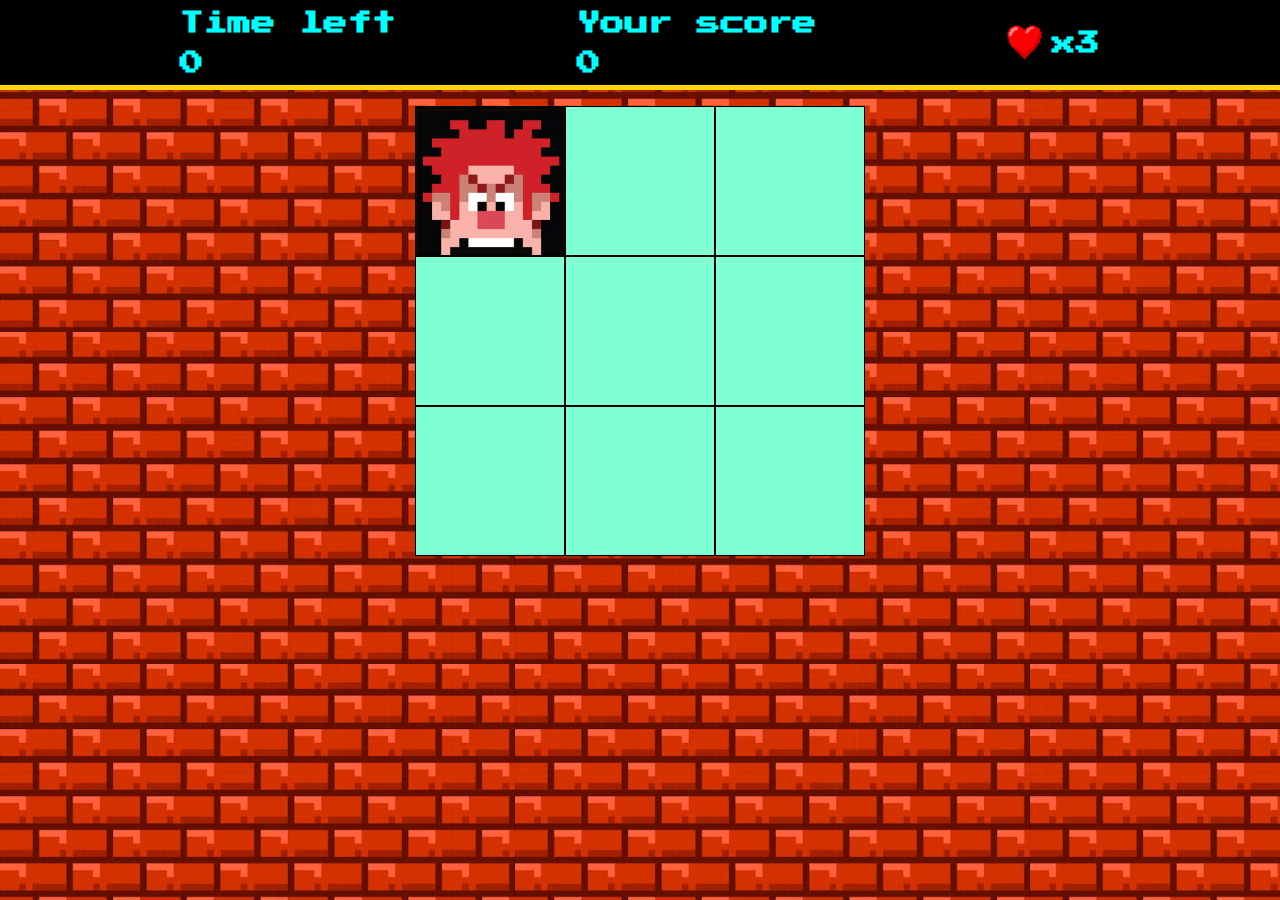
<file: index.html>
<!DOCTYPE html>
<html lang="pt-br">
<head>
    <meta charset="UTF-8">
    <meta name="viewport" content="width=device-width, initial-scale=1.0">
    <link rel="stylesheet" href="./src/styles/reset.css">
    <link rel="stylesheet" href="./src/styles/main.css">
    <title>Detona Ralph</title>

    <link rel="preconnect" href="https://fonts.googleapis.com">
    <link rel="preconnect" href="https://fonts.gstatic.com" crossorigin>
    <link href="https://fonts.googleapis.com/css2?family=Press+Start+2P&display=swap" rel="stylesheet">

</head>
<body>
    <div class="container">
        <div class="menu">
            <div class="menu-time">
                <h2>Time left</h2>
                <h2>0</h2>
            </div>
            <div class="menu-score">
                <h2>Your score</h2>
                <h2>0</h2>
            </div>
            <div class="menu-lives">
                <img src="./src/images/heart.png" alt="lives" height="55px"/>
                <h2>x3</h2>
            </div>
        </div>

        <div class="panel">
            <div class="panel-row">
                <div class="square enemy" id="1"></div>
                <div class="square" id="2"></div>
                <div class="square" id="3"></div>
            </div>

            <div class="panel-row">
                <div class="square" id="4"></div>
                <div class="square" id="5"></div>
                <div class="square" id="6"></div>
            </div>

            <div class="panel-row">
                <div class="square" id="7"></div>
                <div class="square" id="8"></div>
                <div class="square" id="9"></div>
            </div>
        </div>
    </div>


    <script defer src="./src/scripts/engine.js"></script>
</body>
</html>
</file>
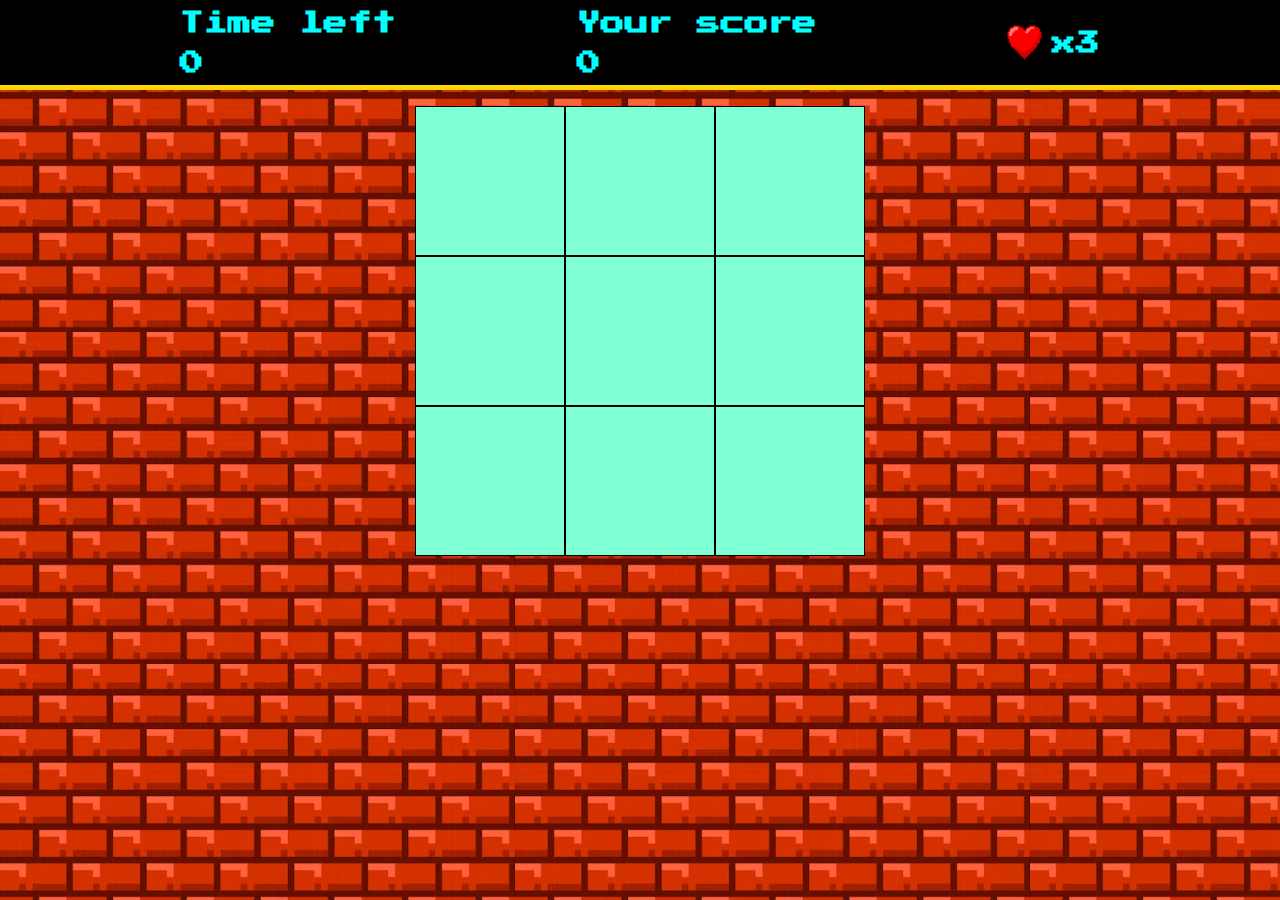
<file: Detona Ralph/index.html>
<!DOCTYPE html>
<html lang="pt-br">
<head>
    <meta charset="UTF-8">
    <meta name="viewport" content="width=device-width, initial-scale=1.0">
    <link rel="stylesheet" href="./src/styles/reset.css">
    <link rel="stylesheet" href="./src/styles/main.css">
    <title>Detona Ralph</title>

    <link rel="preconnect" href="https://fonts.googleapis.com">
    <link rel="preconnect" href="https://fonts.gstatic.com" crossorigin>
    <link href="https://fonts.googleapis.com/css2?family=Press+Start+2P&display=swap" rel="stylesheet">

</head>
<body>
    <div class="container">
        <div class="menu">
            <div class="menu-time">
                <h2>Time left</h2>
                <h2 id="time-left">0</h2>
            </div>
            <div class="menu-score">
                <h2>Your score</h2>
                <h2 id="score">0</h2>
            </div>
            <div class="menu-lives">
                <img src="./src/images/heart.png" alt="lives" height="55px"/>
                <h2>x3</h2>
            </div>
        </div>

        <div class="panel">
            <div class="panel-row">
                <div class="square" id="1"></div>
                <div class="square" id="2"></div>
                <div class="square" id="3"></div>
            </div>

            <div class="panel-row">
                <div class="square" id="4"></div>
                <div class="square" id="5"></div>
                <div class="square" id="6"></div>
            </div>

            <div class="panel-row">
                <div class="square" id="7"></div>
                <div class="square" id="8"></div>
                <div class="square" id="9"></div>
            </div>
        </div>
    </div>


    <script defer src="./src/scripts/engine.js"></script>
</body>
</html>
</file>
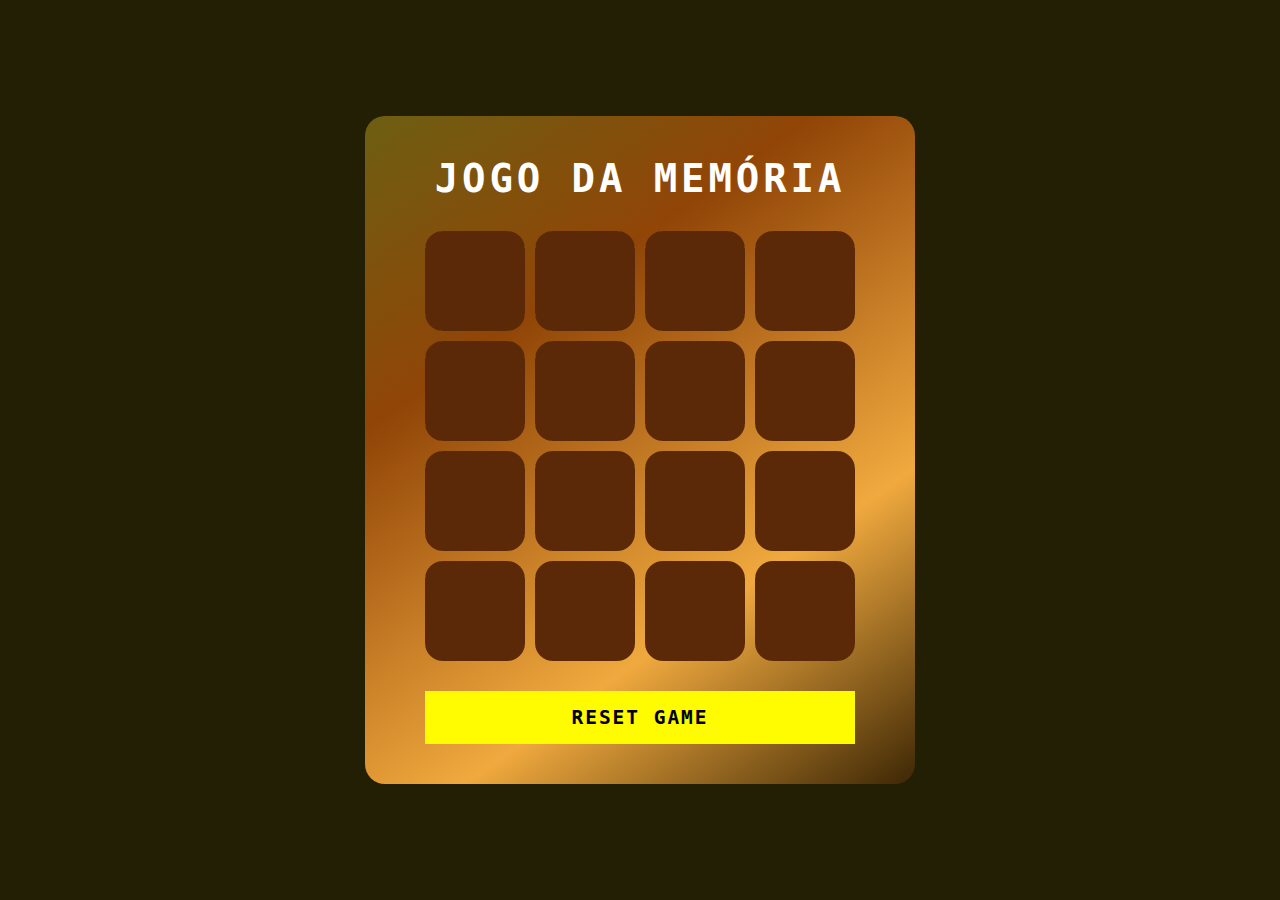
<file: Jogo da memória/index.html>
<!DOCTYPE html>
<html lang="pt-br">
<head>
    <meta charset="UTF-8">
    <meta name="viewport" content="width=device-width, initial-scale=1.0">
    <link rel="stylesheet" href="./src/style/main.css">
    <link rel="stylesheet" href="./src/style/reset.css">
    <title>Jogo da memória</title>
</head>
<body>
    <div class="container">
        <h2>JOGO DA MEMÓRIA</h2>
        <div class="game"></div>
        <button class="reset" onclick="window.location.reload()">
            RESET GAME
        </button>
    </div>


    <script src="./src/script/engine.js" defer></script>
</body>
</html>
</file>
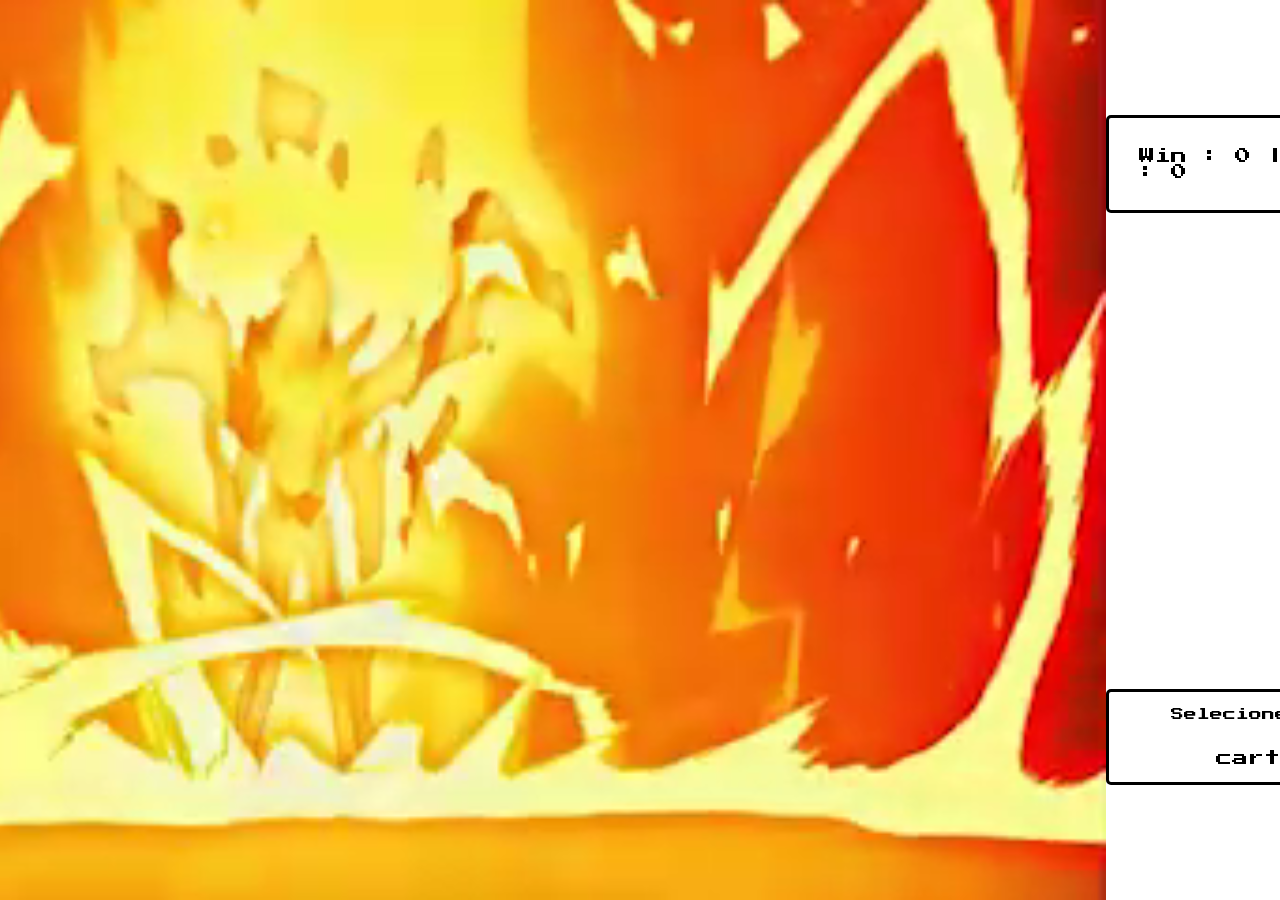
<file: Jogo de Cartas do Yu-Gi-Oh/index.html>
<!DOCTYPE html>
<html lang="pt-br">
<head>
    <meta charset="UTF-8">
    <meta name="viewport" content="width=device-width, initial-scale=1.0">

    <!-- CSS RESET E MAIN -->
    <link rel="stylesheet" href="./src/style/reset.css">
    <link rel="stylesheet" href="./src/style/main.css">

    <!-- FRAMEWORK RPGUI -->
    <link rel="stylesheet" href="./src/style/buttons.css">
    <link rel="stylesheet" href="./src/style/containers_and_frames.css">

    <!-- FONTES GOOGLE -->
    <link rel="preconnect" href="https://fonts.googleapis.com">
    <link rel="preconnect" href="https://fonts.gstatic.com" crossorigin>
    <link href="https://fonts.googleapis.com/css2?family=Press+Start+2P&display=swap" rel="stylesheet">

    <!-- FAVICON -->
    <link rel="shortcut icon" href="./src/assets/favicon/Favicon.ico" type="image/x-icon">
    <title>Yu-Gi-Oh Jo-Ken-Po Edition</title>
</head>
<body>
    <audio id="bgm" loop>
        <source src="./src/assets/audios/egyptian_duel.mp3" type="audio/mp3" />
    </audio>
    <div class="bg-video">
        <video class="video" autoplay loop muted>
            <source src="./src/assets/video/yugi.mp4" type="video/mp4"/>
        </video>
        <div class="container">

            <div class="container__left framed-golden-2">

                <div class="score_box frame">
                    <span id="score_points">Win : 0 | Lose : 0</span>
                </div>

                <div class="menu_avatar">
                    <img id="card-image">
                </div>

                <div class="card_details frame">
                    <p id="card-name">Selecione uma</p>
                    <p id="card-type">carta</p>
                </div>
            </div>

            <div class="container__right">

                <div class="card-box__container">

                    <div class="card-box framed" id="computer-cards">

                    </div>

                    <div class="card-versus__container">

                        <div class="versus-top">

                            <div class="card-infield">
                                <img id="player-field-card" height="180px" width="125px">
                            </div>

                            <img src="./src/assets/icons/millenium2.png" height="100px">

                            <div class="card-infield">
                                <img id="computer-field-card" height="180px" width="125px">
                            </div>
                        </div>

                        <div class="versus-bottom">
                            <button id="next-duel" class="rpgui-button" onclick="resetDuel()">GANHOU</button>
                        </div>
                    </div>

                    <div class="card-box framed" id="player-cards">

                    </div>
                </div>
    
            </div>

            
        </div>
    </div>
    


    <script src="./src/script/engine.js" defer></script>
</body>
</html>
</file>
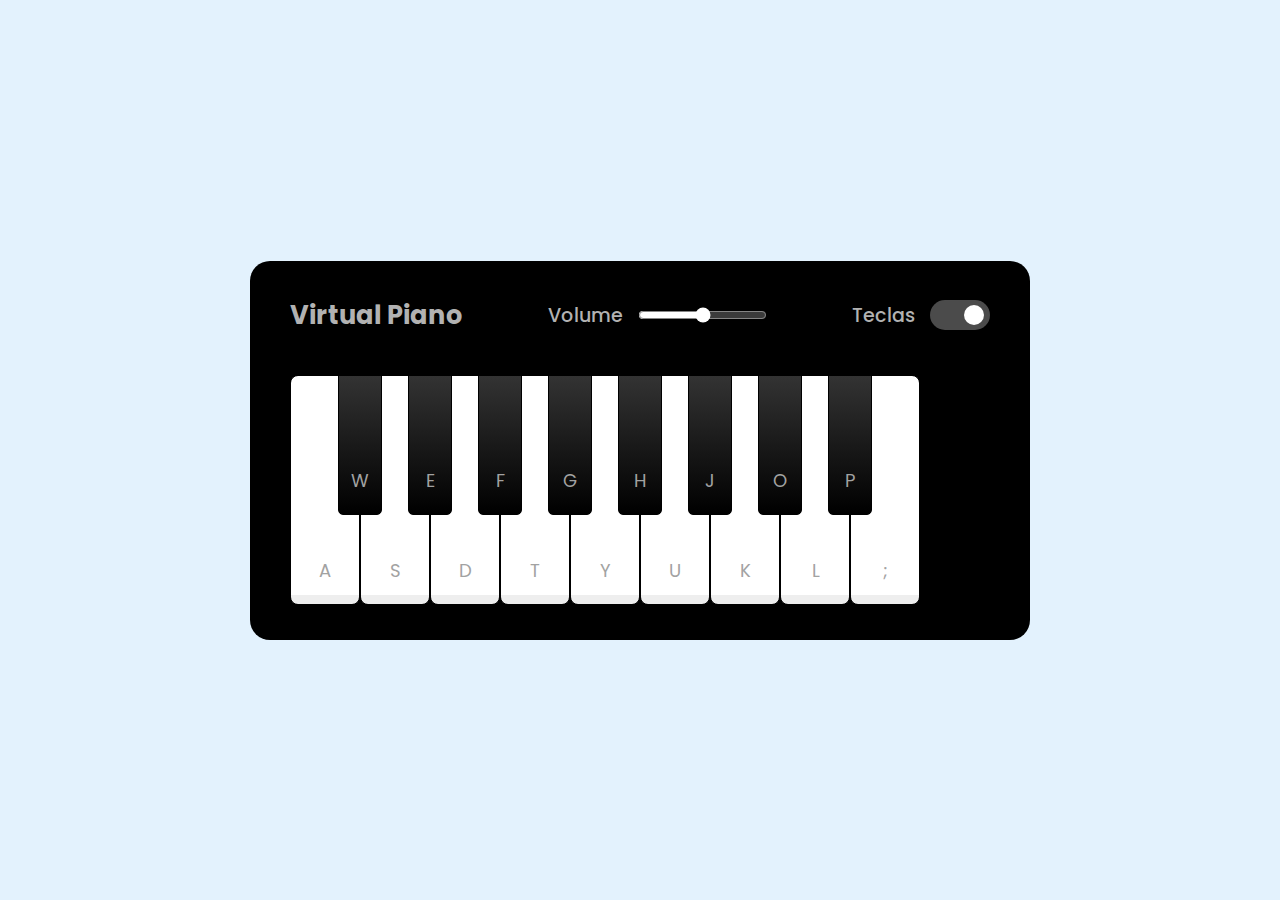
<file: Simulador de Piano/index.html>
<!DOCTYPE html>
<html lang="pt-br">
<head>
    <meta charset="UTF-8">
    <meta name="viewport" content="width=device-width, initial-scale=1.0">

    <!-- FONTES -->
    <link rel="preconnect" href="https://fonts.googleapis.com">
    <link rel="preconnect" href="https://fonts.gstatic.com" crossorigin>
    <link href="https://fonts.googleapis.com/css2?family=Poppins:ital,wght@0,200;0,400;0,700;1,200;1,400;1,700&display=swap" rel="stylesheet">

    <!-- CSS -->
    <link rel="stylesheet" href="./src/style/main.css">
    <link rel="stylesheet" href="./src/style/reset.css">

    <title>Simulador de Piano</title>
</head>
<body>
    <div class="container">
        <header>
            <h2>Virtual Piano</h2>
            <div class="column volume-slider">
                <span>Volume</span> <input type="range" min="0" max="1" value="0.5" step="any">
            </div>
            <div class="column keys-check">
                <span>Teclas</span> <input type="checkbox" checked>
            </div>
        </header>
        <ul class="piano-keys">
            <li class="key white" data-key="a"><span>a</span></li>
            <li class="key black" data-key="w"><span>w</span></li>
            <li class="key white" data-key="s"><span>s</span></li>
            <li class="key black" data-key="e"><span>e</span></li>
            <li class="key white" data-key="d"><span>d</span></li>
            <li class="key black" data-key="f"><span>f</span></li>
            <li class="key white" data-key="t"><span>t</span></li>
            <li class="key black" data-key="g"><span>g</span></li>
            <li class="key white" data-key="y"><span>y</span></li>
            <li class="key black" data-key="h"><span>h</span></li>
            <li class="key white" data-key="u"><span>u</span></li>
            <li class="key black" data-key="j"><span>j</span></li>
            <li class="key white" data-key="k"><span>k</span></li>
            <li class="key black" data-key="o"><span>o</span></li>
            <li class="key white" data-key="l"><span>l</span></li>
            <li class="key black" data-key="p"><span>p</span></li>
            <li class="key white" data-key=";"><span>;</span></li>
        </ul>
    </div>

    <script src="./src/script/engine.js"></script>
</body>
</html>
</file>
<file: src/styles/main.css>
.container{
    display: flex;
    flex-direction: column;
    height: 100vh;
    background-image: url(../images/wall.png);
}

.menu{
    display: flex;
    justify-content: space-evenly;
    align-items: center;
    height: 90px;
    width: 100%;
    background-color: #000;
    color: aqua;
    border-bottom: 5px solid #ffd700;
}

.menu-lives{
    display: flex;
    align-items: center;
    justify-content: center;
}

.menu-time h2:nth-child(2),
.menu-score h2:nth-child(2){
    margin-top: 1rem;
}

.panel{
    margin-top: 1rem;
    display: flex;
    align-items: center;
    justify-content: center;
}

.square{
    height: 150px;
    width: 150px;
    border: 1px solid #000;
    background-color: aquamarine;
}

.enemy{
    background-image: url(../images/ralph.png);
    background-size: cover;
    
}
</file>
<file: Detona Ralph/src/styles/main.css>
.container{
    display: flex;
    flex-direction: column;
    height: 100vh;
    background-image: url(../images/wall.png);
}

.menu{
    display: flex;
    justify-content: space-evenly;
    align-items: center;
    height: 90px;
    width: 100%;
    background-color: #000;
    color: aqua;
    border-bottom: 5px solid #ffd700;
}

.menu-lives{
    display: flex;
    align-items: center;
    justify-content: center;
}

.menu-time h2:nth-child(2),
.menu-score h2:nth-child(2){
    margin-top: 1rem;
}

.panel{
    margin-top: 1rem;
    display: flex;
    align-items: center;
    justify-content: center;
}

.square{
    height: 150px;
    width: 150px;
    border: 1px solid #000;
    background-color: aquamarine;
}

.enemy{
    background-image: url(../images/ralph.png);
    background-size: cover;
    
}
</file>
<file: Jogo da memória/src/style/main.css>
body{
    display: flex;
    align-items: center;
    justify-content: center;
    min-height: 100vh;
    background: #221f05;
    user-select: none;
}

.container{
    display: flex;
    flex-direction: column;
    align-items: center;
    justify-content: center;
    gap: 30px;
    background: linear-gradient(
        325deg,
        #3d2705 0%,
        #f0a93e 30%,
        #914507 70%,
        #6d5f12 100% );
    padding: 40px 60px;
    border-radius: 20px;
        
}

h2{
    font-size: 3em;
    color: #fff;
    text-transform: uppercase;
    letter-spacing: 0.1em;
}

.reset{
    padding: 15px 20px;
    width: 100%;
    color: #000;
    background-color: #fffb00;
    border: none;
    font-size: 1.5em;
    letter-spacing: 0.1em;
    text-transform: uppercase;
    cursor: pointer;
    font-weight: 600;
}

.reset:focus{
    color: #fffb00;
    background-color: #000;
}

.game{
    width: 430px;
    height: 430px;
    display: flex;
    flex-wrap: wrap;
    gap: 10px;
    transform-style: preserve-3d;
    perspective: 500px;
}

.item{
    position: relative;
    width: 100px;
    height: 100px;
    border-radius: 20px;
    display: flex;
    align-items: center;
    justify-content: center;
    background-color: #fffb00;
    font-size: 3em;
    transform: rotateY(180deg);
    transition: 0.25s;
}

.item::after{
    content: "";
    position: absolute;
    inset: 0;
    border-radius: 18px;
    background: #5c2908;
    transition: 0.25s;
    transform: rotateY(0deg);
    backface-visibility: hidden;
}

.item.boxOpen{
    transform: rotateY(0deg);
}

.boxOpen::after,
.boxMatch::after{
    transform: rotateY(180deg);
}
</file>
<file: Jogo de Cartas do Yu-Gi-Oh/src/style/main.css>
body{
    cursor: url("../assets/cursor/cursor.cur"), default;
}

button,
a,
img:hover,
button:hover,
a:hover{
    cursor: url("../assets/cursor/cursor.cur"), auto;
}

.bg-video{
    position: absolute;
    z-index: -2;
    width: 100vw;
    height: 100vh;
    overflow: hidden;
    display: flex;
    justify-content: center;
}

.bg-video .video{
    height: 100vh;
}

.bg-video::after{
    content: "";
    position: absolute;
    top: 0;
    left: 0;
    height: 100vh;
    width: 100vw;
    background: linear-gradient(
        90deg,
        rgba(0, 0, 0, 1) 0%,
        rgba(0, 0, 0, 0.8) 50%,
        rgba(0, 0, 0, 1) 100%,
    )
}

.container{
    position: relative;
    z-index: 3;
    display: flex;
    height: 100vh;
}

.container__left{
    width: 35%;
    min-width: 300px;
    display: flex;
    flex-direction: column;
    align-items: center;
    justify-content: space-around;
}

.container__right{
    width: 65%;
}

.score_box{
    background-color: #fff;
    padding: 30px;
}

.frame{
    border: 3px solid #000;
    border-radius: 5px;
}

.card_details{
    background-color: #fff;
    padding: 1rem;
    display: flex;
    flex-direction: column;
    align-items: center;
    justify-content: space-between;
    height: 6rem;
    width: 100%;
}

#card-name{
    font-size: 0.8rem;
}

#card-type{
    font-size: 1rem;
}

.card-box__container{
    height: 100vh;
    display: flex;
    flex-direction: column;
    justify-content: space-between;
    padding: 0.3rem;
}

.card-versus__container{ 
    display: flex;
    flex-direction: column;
    align-content: center;
    justify-items: center;
    padding-top: 0.1rem;
    height: 300px;
}

.versus-top,
.versus-bottom{
    display: flex;
    align-items: center;
    justify-content: center;
}

.versus-bottom{
    margin-top: 1rem;
}

#next-duel{
    display: none;
}

.card-box{
    height: 9rem;
    width: 100%;
    display: flex;
    flex-direction: row;
    align-items: center;
    justify-content: space-around;
}

.card-infield{
    height: 11.2rem;
    width: 8rem;
    border-radius: 8px;
    border: 1px solid #fff;
}

.card{
    transition: transform 0.2s;
}

.card:hover{
    transform: scale(1.2);
}

.debug{
    border: 1px solid red;
}
</file>
<file: Jogo de Cartas do Yu-Gi-Oh/src/style/buttons.css>
/**
* Styling for buttons
*/

/* button style */
.rpgui-button {

	/* hide button default stuff */
	background-color: Transparent;
    background-repeat:no-repeat;
    border: none;
    overflow: hidden;
    outline:none;

	/* background */
	background: url("img/button.png") no-repeat no-repeat;
	background-clip: padding-box;
	background-origin: padding-box;
	background-position: center;
	background-size: 100% 100%;

	/* font size */
	font-size: 1.0em;

	/* default size and display */
    max-width: 100%;
    min-width: 140px;
    height: 60px;
    display: inline-block;

    /* padding */
    padding-left: 35px;
    padding-right: 35px;
}

/* button hover */
.rpgui-button.hover,
.rpgui-button:hover {

	background-image: url("img/button-hover.png");

}

/* button clicked */
.rpgui-button.down,
.rpgui-button:active {

	background-image: url("img/button-down.png");
}

/* golden button stuff */
.rpgui-button.golden p
{
    display: inline-block
}

/* golden button style */
.rpgui-button.golden {

	/* hide button default stuff */
	background-color: Transparent;
    background-repeat:no-repeat;
    border: none;
    overflow: hidden;
    outline:none;

	/* background */
	background: url("img/button-golden.png") no-repeat no-repeat;
	background-clip: padding-box;
	background-origin: padding-box;
	background-position: center;
	background-size: 100% 80%;

	/* default size and display */
    max-width: 100%;
    min-width: 140px;
    height: 60px;
    display: inline-block;

    /* padding */
    padding-top: 5px;
    padding-left: 35px;
    padding-right: 35px;
    overflow: visible;
}

/* button hover */
.rpgui-button.golden.hover,
.rpgui-button.golden:hover {

	background-image: url("img/button-golden-hover.png");
}

/* button clicked */
.rpgui-button.golden.down,
.rpgui-button.golden:active {

	background-image: url("img/button-golden-down.png");
}

.rpgui-button.golden:before
{

    white-space: nowrap;
    display: inline-block;
    content: "";
    width: 34px;
    display: block;
    height: 110%;
    background: transparent url('img/button-golden-left.png') no-repeat right center;
    background-size: 100% 100%;
    margin: 0 0 0 0;
    left: 0px;
    float: none;
    /* float: left; */
    margin-left: -46px;
    margin-top: -5%;
}

.rpgui-button.golden:after
{

    white-space: nowrap;
    display: block;
    content: "";
    width: 34px;
    height: 110%;
    background: transparent url('img/button-golden-right.png') no-repeat left center;
    background-size: 100% 100%;
    margin: 0 0 0 0;
    right: 0px;
    float: right;
    margin-right: -46px;
    margin-top: -5%;
}

/*
.rpgui-button.golden:hover:before {

    background-image: url('img/button-golden-left-hover.png');
}

.rpgui-button.golden:hover:after {

    background-image: url('img/button-golden-right-hover.png');
}
*/
</file>
<file: Jogo de Cartas do Yu-Gi-Oh/src/style/containers_and_frames.css>
/**
* customized divs (containers) and framed objects (background and frame image).
*/

/* game div without background image*/
.rpgui-container
{
	/* position style and default z */
	position: fixed;
	z-index: 10;

	overflow: show;
}

/* game div with background image*/
.rpgui-container.framed
{
	/* border */
	border-style: solid;
	border-image-source: url("img/border-image.png");
	border-image-repeat: repeat;
	border-image-slice: 6 6 6 6;
	border-image-width: 18px;
	border-width: 15px;
	padding: 12px;

	/* internal border */
	box-sizing: border-box;
    -moz-box-sizing: border-box;
    -webkit-box-sizing: border-box;

	/* background */
	background: url("img/background-image.png") repeat repeat;
	background-clip: padding-box;
	background-origin: padding-box;
	background-position: center;
}

/* game div with golden background image*/
.rpgui-container.framed-golden
{
	/* border */
	border-style: solid;
	border-image-source: url("img/border-image-golden.png");
	border-image-repeat: repeat;
	border-image-slice: 4 4 4 4;
	border-image-width: 18px;
	border-width: 15px;
	padding: 12px;

	/* internal border */
	box-sizing: border-box;
    -moz-box-sizing: border-box;
    -webkit-box-sizing: border-box;

	/* background */
	background: url("img/background-image-golden.png") repeat repeat;
	background-clip: padding-box;
	background-origin: padding-box;
	background-position: center;
}

/* game div with golden2 background image*/
.rpgui-container.framed-golden-2
{
	/* border */
	border-style: solid;
	border-image-source: url("img/border-image-golden2.png");
	border-image-repeat: repeat;
	border-image-slice: 8 8 8 8;
	border-image-width: 18px;
	border-width: 15px;
	padding: 12px;

	/* internal border */
	box-sizing: border-box;
    -moz-box-sizing: border-box;
    -webkit-box-sizing: border-box;

	/* background */
	background: url("img/background-image-golden2.png") repeat repeat;
	background-clip: padding-box;
	background-origin: padding-box;
	background-position: center;
}

/* game div with soft grey background image*/
.rpgui-container.framed-grey
{
	position: relative;

	/* border */
	border-style: solid;
	border-image-source: url("img/border-image-grey.png");
	border-image-repeat: repeat;
	border-image-slice: 3 3 3 3;
	border-image-width: 7px;
	border-width: 7px;
	padding: 12px;

	/* internal border */
	box-sizing: border-box;
    -moz-box-sizing: border-box;
    -webkit-box-sizing: border-box;

	/* background */
	background: url("img/background-image-grey.png") repeat repeat;
	background-clip: padding-box;
	background-origin: padding-box;
	background-position: center;
}
</file>
<file: Simulador de Piano/src/style/main.css>
body{
    display: flex;
    align-items: center;
    justify-content: center;
    min-height: 100vh;
    background-color: #e3f2fd;
    color: #fff;
}

.container{
    width: 780px;
    border-radius: 20px;
    padding: 35px 40px;
    background-color: #000;
}

.container header{
    color: #b2b2b2;
    display: flex;
    align-items: center;
    justify-content: space-between;
}

header h2{
    font-size: 1.6rem;
}

header .column{
    display: flex;
    align-items: center;
}

header .column span{
    font-weight: 500;
    margin-right: 15px;
    font-size: 1.19rem;
}

.volume-slider input{
    accent-color: #fff;
}

.keys-check input{
    width: 60px;
    height: 30px;
    appearance: none;
    border-radius: 30px;
    background-color: #4b4b4b;
    cursor: pointer;
    position: relative;
}

.keys-check input::before{
    content: "";
    height: 20px;
    width: 20px;
    background-color: #8c8c8c;
    position: absolute;
    top: 50%;
    left: 0.3rem;
    border-radius: inherit;
    position: absolute;
    transform: translateY(-50%);
    transition: all 0.3s ease;
}

.keys-check input:checked::before{
    left: 2.1rem;
    background-color: #fff;
}

.piano-keys{
    display: flex;
    margin-top: 40px;
}

.piano-keys .key{
    cursor: pointer;
    user-select: none;
    list-style: none;
    color: #a2a2a2;
    position: relative;
    text-transform: uppercase;
}

.piano-keys .white{
    width: 70px;
    height: 230px;
    border: 1px solid #000;
    border-radius: 8px;
    background: linear-gradient(#fff 96%, #eee 4%);
}

.piano-keys .black{
    width: 44px;
    height: 140px;
    z-index: 2;
    margin: 0 -22px 0 -22px;
    border: 1px solid black;
    border-radius: 0 0 5px 5px;
    background: linear-gradient(#333, #000);
}

.piano-keys span{
    position: absolute;
    bottom: 20px;
    width: 100%;
    text-align: center;
    font-size: 1.13rem;
}

.piano-keys .white .active{
    box-shadow: inset -5px 5px 20px rgba(0, 0, 0, 0.2);
    background: linear-gradient(to bottom #fff 0%, #eee 100%);
}

.piano-keys .black .active{
    box-shadow: inset -5px 5px 10px rgba(255, 255, 255, 0.1);
    background: linear-gradient(to bottom #000 0%, #434343);
}

.piano-keys .key.hide span{
    display: none;
}
</file>
